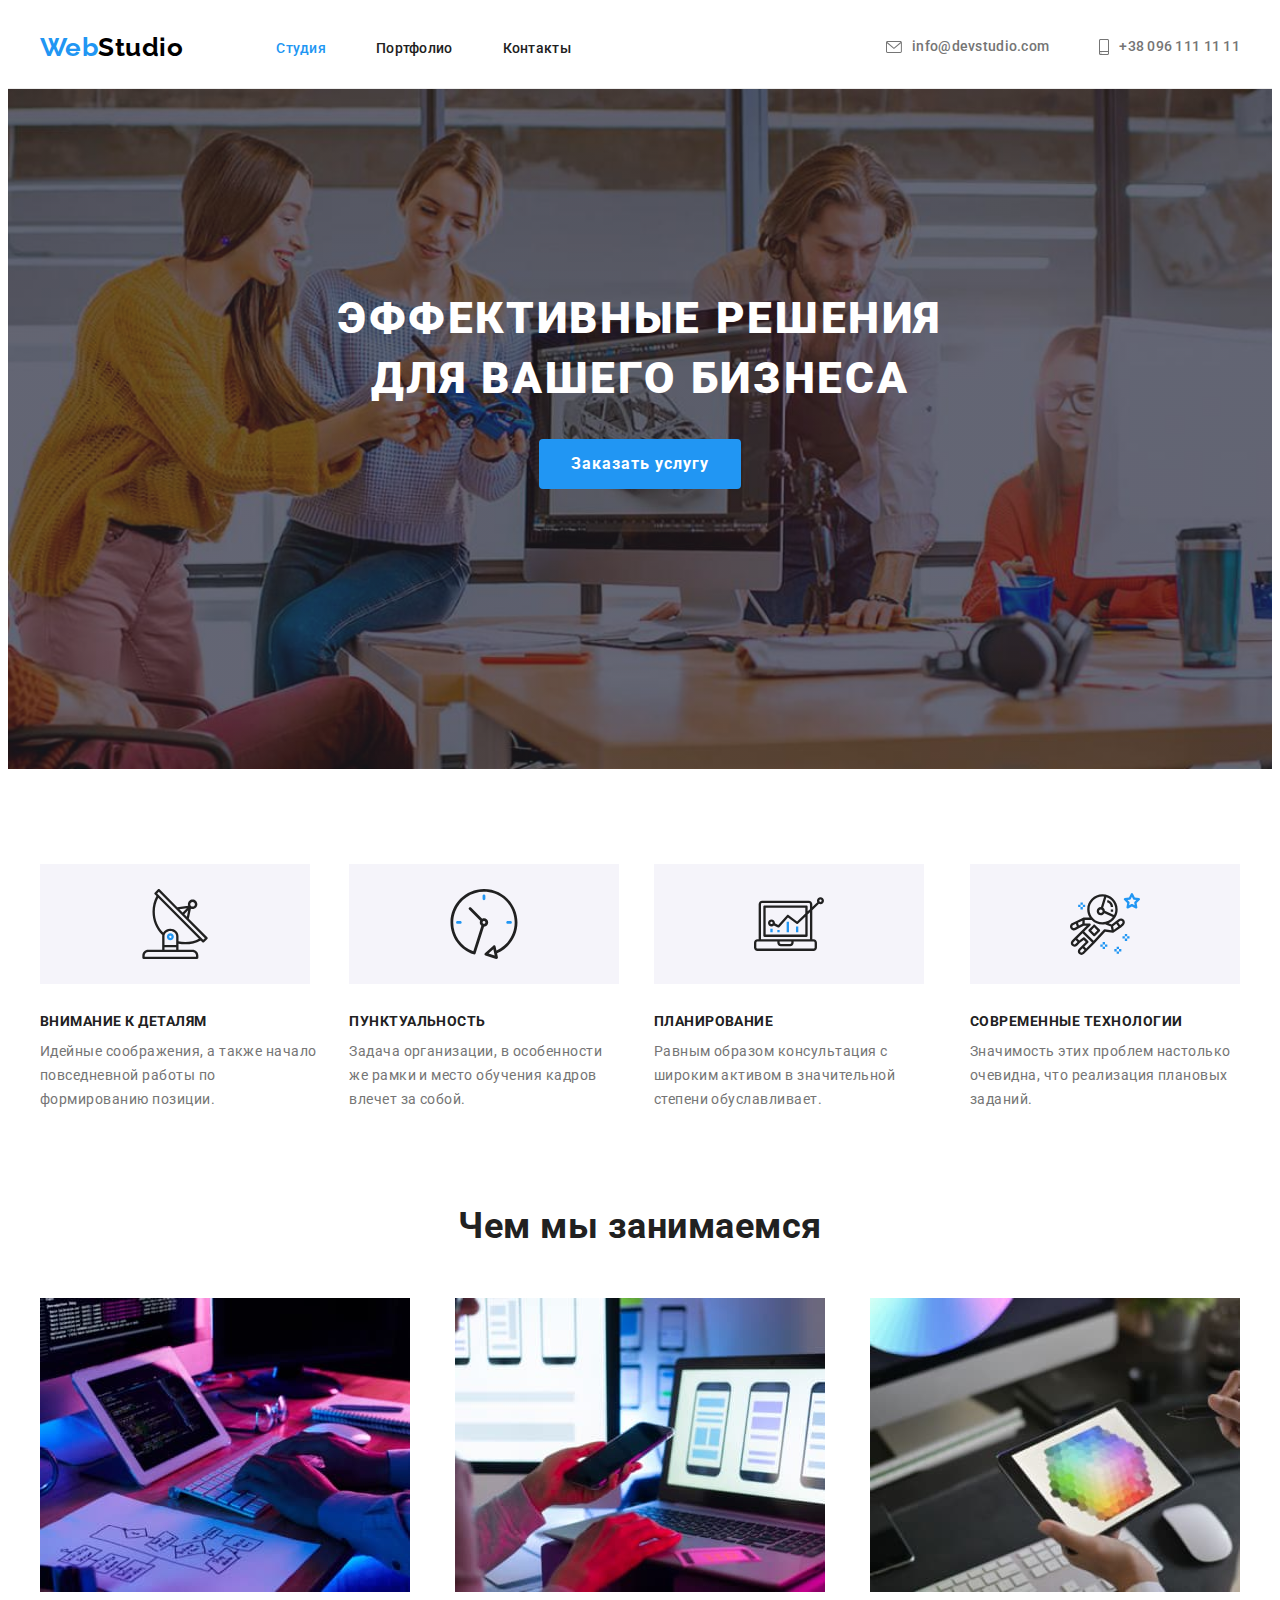
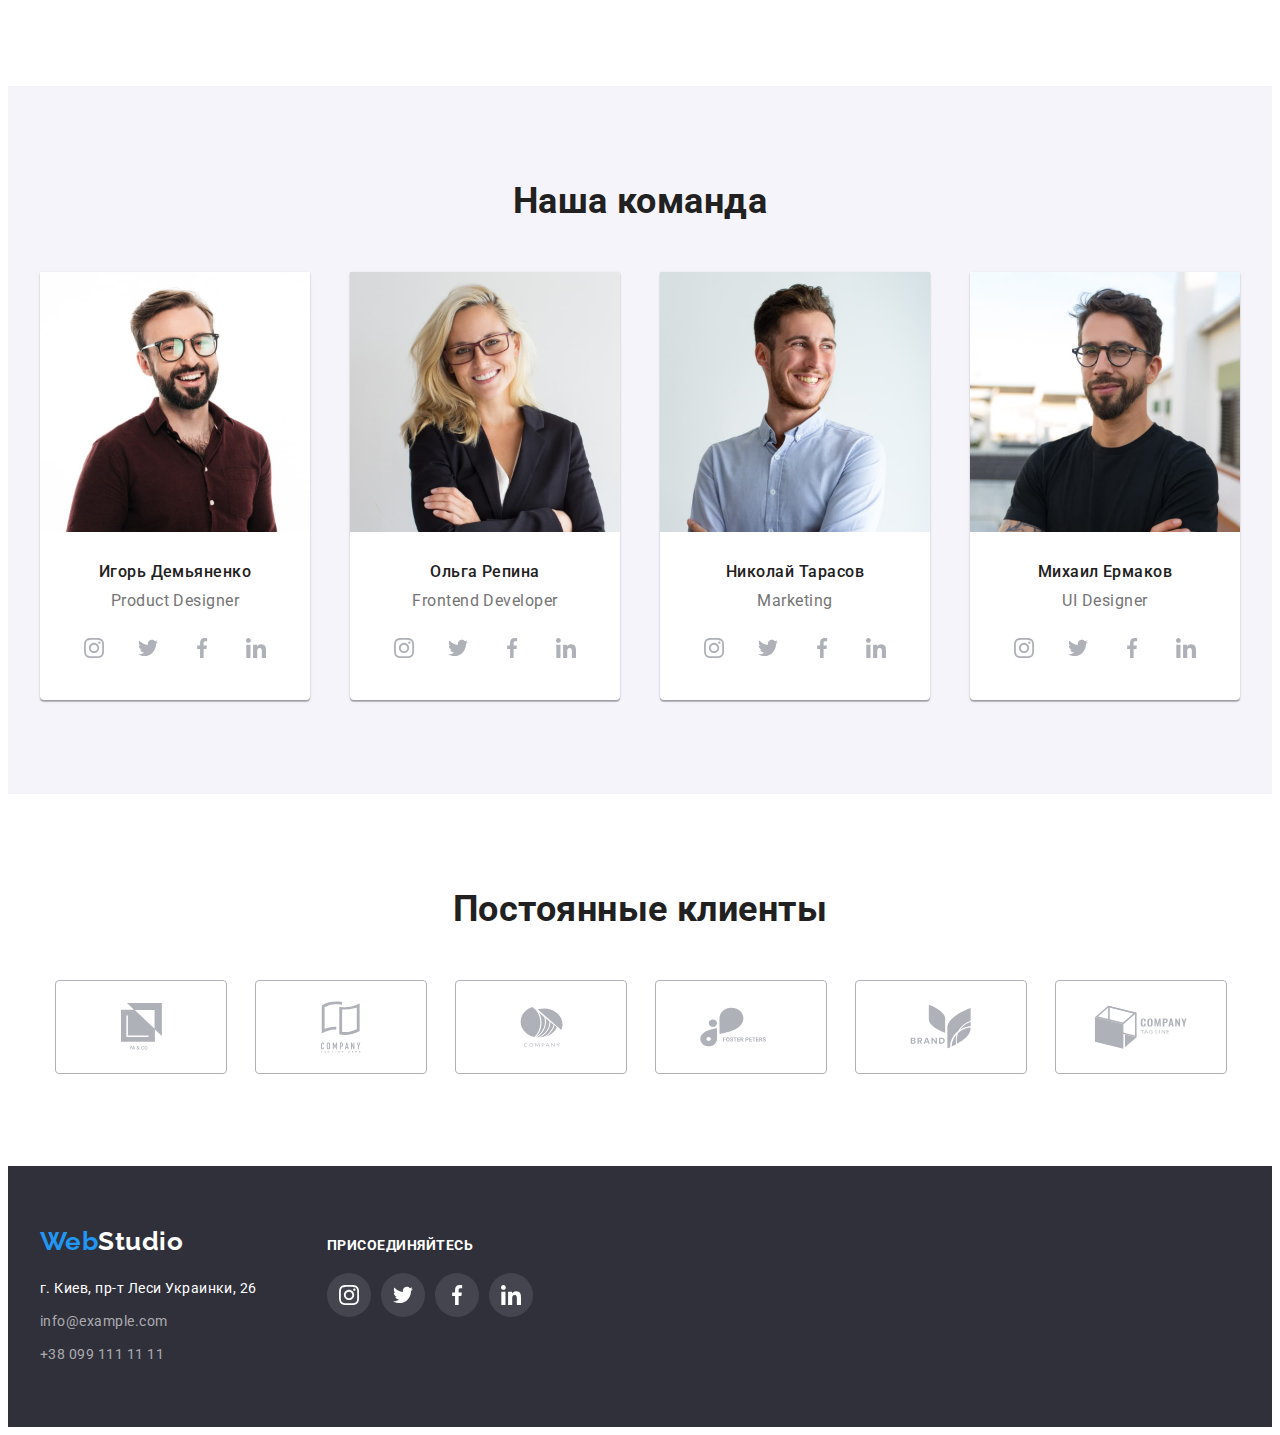
<file: index.html>
<!DOCTYPE html>
<html lang="ru">
  <head>
    <meta charset="UTF-8" />
    <meta http-equiv="X-UA-Compatible" content="IE=edge" />
    <meta name="viewport" content="width=device-width, initial-scale=1.0" />
    <title>WebStudio</title>
    <link rel="preconnect" href="https://fonts.googleapis.com" />
    <link rel="preconnect" href="https://fonts.gstatic.com" crossorigin />
    <link
      href="https://fonts.googleapis.com/css2?family=Raleway:wght@700&family=Roboto:wght@400;500;700;900&display=swap"
      rel="stylesheet"
    />
    <link
      rel="stylesheet"
      href="https://cdnjs.cloudflare.com/ajax/libs/modern-normalize/1.1.0/modern-normalize.min.css"
      integrity="sha512-wpPYUAdjBVSE4KJnH1VR1HeZfpl1ub8YT/NKx4PuQ5NmX2tKuGu6U/JRp5y+Y8XG2tV+wKQpNHVUX03MfMFn9Q=="
      crossorigin="anonymous"
      referrerpolicy="no-referrer"
    />
    <link rel="stylesheet" href="./css/styles.css" />
  </head>

  <body>
    <header class="header">
      <div class="container header-container">
        <nav class="header-navigation">
          <div class="first-logo">
            <a class="header-logo link" href="/index.html" lang="en"
              >Web<span class="header-logo-word">Studio</span></a
            >
          </div>

          <ul class="header-menu list">
            <li class="header-item">
              <a class="header-link link current" href="">Студия</a>
            </li>
            <li class="header-item">
              <a class="header-link link" href="./portfolio.html">Портфолио</a>
            </li>
            <li class="header-item">
              <a class="header-link link" href="">Контакты</a>
            </li>
          </ul>
        </nav>
        <ul class="header-contacts-list list">
          <li class="header-contacts-item">
            <a
              class="header-contacts-link link"
              href="mailto:info@devstudio.com"
            >
              <svg class="header-contacts-envelope">
                <use href="./images/sprite.svg#icon-envelope"></use>
              </svg>
              <span lang="en">info@devstudio.com</span></a
            >
          </li>
          <li class="header-contacts-item">
            <a class="header-contacts-link link" href="tel:+380961111111"
              ><svg class="header-contacts-envelope smartphone">
                <use href="./images/sprite.svg#icon-smartphone"></use>
              </svg>
              <span>+38 096 111 11 11</span></a
            >
          </li>
        </ul>
      </div>
    </header>

    <main class="main">
      <section class="hero">
        <div class="container">
          <h1 class="hero-text">Эффективные решения для вашего бизнеса</h1>
          <button class="hero-btn" type="button">Заказать услугу</button>
        </div>
      </section>

      <section class="service">
        <div class="container">
          <h2 class="service-header">Почему наши услуги популярны</h2>
          <ul class="service-list list">
            <li class="service-item">
              <div class="service-icon-bg">
                <svg class="service-icon">
                  <use href="./images/sprite.svg#icon-antenna"></use>
                </svg>
              </div>
              <h3 class="service-title">Внимание к деталям</h3>
              <p class="service-text">
                Идейные соображения, а также начало повседневной работы по
                формированию позиции.
              </p>
            </li>
            <li class="service-item">
              <div class="service-icon-bg">
                <svg class="service-icon">
                  <use href="./images/sprite.svg#icon-clock"></use>
                </svg>
              </div>
              <h3 class="service-title">Пунктуальность</h3>
              <p class="service-text">
                Задача организации, в особенности же рамки и место обучения
                кадров влечет за собой.
              </p>
            </li>
            <li class="service-item">
              <div class="service-icon-bg">
                <svg class="service-icon">
                  <use href="./images/sprite.svg#icon-diagram"></use>
                </svg>
              </div>
              <h3 class="service-title">Планирование</h3>
              <p class="service-text">
                Равным образом консультация с широким активом в значительной
                степени обуславливает.
              </p>
            </li>
            <li class="service-item">
              <div class="service-icon-bg">
                <svg class="service-icon">
                  <use href="./images/sprite.svg#icon-astronaut"></use>
                </svg>
              </div>
              <h3 class="service-title">Современные технологии</h3>
              <p class="service-text">
                Значимость этих проблем настолько очевидна, что реализация
                плановых заданий.
              </p>
            </li>
          </ul>
        </div>
      </section>

      <section class="work">
        <div class="container">
          <h2 class="work-header">Чем мы занимаемся</h2>
          <ul class="work-list list">
            <li class="work-item">
              <img
                class="work-link"
                src="./images/photo1.jpg"
                alt="Парень набирает код на клавиатуре"
                width="370"
                height="294"
              />
            </li>
            <li class="work-item">
              <img
                class="work-link"
                src="./images/photo2.jpg"
                alt="Просматривает мобильные версии сайта"
                width="370"
                height="294"
              />
            </li>
            <li class="work-item">
              <img
                class="work-link"
                src="./images/photo3.jpg"
                alt="Подбор цветовой гаммы сайта"
              />
            </li>
          </ul>
        </div>
      </section>

      <section class="team">
        <div class="container">
          <h2 class="team-header">Наша команда</h2>
          <ul class="team-list list">
            <li class="team-item">
              <img
                class="team-imagine"
                src="./images/Игорь_Демьяненко.jpg"
                alt="Игорь Демьяненко"
                width="270"
                height="260"
              />
              <h3 class="team-member">Игорь Демьяненко</h3>
              <p class="team-member-specialisation" lang="en">
                Product Designer
              </p>
              <ul class="team-item-list social-list list">
                <li class="social-item">
                  <a href="" class="social-link link">
                    <svg class="social-icon">
                      <use href="./images/sprite.svg#icon-instagram"></use>
                    </svg>
                  </a>
                </li>
                <li class="social-item">
                  <a href="" class="social-link link">
                    <svg class="social-icon">
                      <use href="./images/sprite.svg#icon-twitter"></use>
                    </svg>
                  </a>
                </li>
                <li class="social-item">
                  <a href="" class="social-link link">
                    <svg class="social-icon">
                      <use href="./images/sprite.svg#icon-facebook"></use>
                    </svg>
                  </a>
                </li>
                <li class="social-item">
                  <a href="" class="social-link link">
                    <svg class="social-icon">
                      <use href="./images/sprite.svg#icon-linkedin"></use>
                    </svg>
                  </a>
                </li>
              </ul>
            </li>
            <li class="team-item">
              <img
                class="team-imagine"
                src="./images/Ольга_Репина.jpg"
                alt="Ольга Репина"
                width="270"
                height="260"
              />
              <h3 class="team-member">Ольга Репина</h3>
              <p class="team-member-specialisation" lang="en">
                Frontend Developer
              </p>
              <ul class="team-item-list social-list list">
                <li class="social-item">
                  <a href="" class="social-link link">
                    <svg class="social-icon">
                      <use href="./images/sprite.svg#icon-instagram"></use>
                    </svg>
                  </a>
                </li>
                <li class="social-item">
                  <a href="" class="social-link link">
                    <svg class="social-icon">
                      <use href="./images/sprite.svg#icon-twitter"></use>
                    </svg>
                  </a>
                </li>
                <li class="social-item">
                  <a href="" class="social-link link">
                    <svg class="social-icon">
                      <use href="./images/sprite.svg#icon-facebook"></use>
                    </svg>
                  </a>
                </li>
                <li class="social-item">
                  <a href="" class="social-link link">
                    <svg class="social-icon">
                      <use href="./images/sprite.svg#icon-linkedin"></use>
                    </svg>
                  </a>
                </li>
              </ul>
            </li>
            <li class="team-item">
              <img
                class="team-imagine"
                src="./images/Николай_Тарасов.jpg"
                alt="Николай Тарасов"
                width="270"
                height="260"
              />
              <h3 class="team-member">Николай Тарасов</h3>
              <p class="team-member-specialisation" lang="en">Marketing</p>
              <ul class="team-item-list social-list list">
                <li class="social-item">
                  <a href="" class="social-link link">
                    <svg class="social-icon">
                      <use href="./images/sprite.svg#icon-instagram"></use>
                    </svg>
                  </a>
                </li>
                <li class="social-item">
                  <a href="" class="social-link link">
                    <svg class="social-icon">
                      <use href="./images/sprite.svg#icon-twitter"></use>
                    </svg>
                  </a>
                </li>
                <li class="social-item">
                  <a href="" class="social-link link">
                    <svg class="social-icon">
                      <use href="./images/sprite.svg#icon-facebook"></use>
                    </svg>
                  </a>
                </li>
                <li class="social-item">
                  <a href="" class="social-link link">
                    <svg class="social-icon">
                      <use href="./images/sprite.svg#icon-linkedin"></use>
                    </svg>
                  </a>
                </li>
              </ul>
            </li>

            <li class="team-item">
              <img
                class="team-imagine"
                src="./images/Михаил_Ермаков.jpg"
                alt="Николай Тарасов"
                width="270"
                height="260"
              />
              <h3 class="team-member">Михаил Ермаков</h3>
              <p class="team-member-specialisation" lang="en">UI Designer</p>
              <ul class="team-item-list social-list list">
                <li class="social-item">
                  <a href="" class="social-link link">
                    <svg class="social-icon">
                      <use href="./images/sprite.svg#icon-instagram"></use>
                    </svg>
                  </a>
                </li>
                <li class="social-item">
                  <a href="" class="social-link link">
                    <svg class="social-icon">
                      <use href="./images/sprite.svg#icon-twitter"></use>
                    </svg>
                  </a>
                </li>
                <li class="social-item">
                  <a href="" class="social-link link">
                    <svg class="social-icon">
                      <use href="./images/sprite.svg#icon-facebook"></use>
                    </svg>
                  </a>
                </li>
                <li class="social-item">
                  <a href="" class="social-link link">
                    <svg class="social-icon">
                      <use href="./images/sprite.svg#icon-linkedin"></use>
                    </svg>
                  </a>
                </li>
              </ul>
            </li>
          </ul>
        </div>
      </section>
      <section class="clients">
        <div class="container">
          <h2 class="clients-header">Постоянные клиенты</h2>
          <ul class="clients-list list">
            <li class="clients-item">
              <a href="" class="clients-link link">
                <svg class="clients-icon" width="41" height="47">
                  <use href="./images/sprite.svg#icon-group_1"></use>
                </svg>
              </a>
            </li>
            <li class="clients-item">
              <a href="" class="clients-link link">
                <svg class="clients-icon" width="40" height="52">
                  <use href="./images/sprite.svg#icon-group_2"></use>
                </svg>
              </a>
            </li>
            <li class="clients-item">
              <a href="" class="clients-link link">
                <svg class="clients-icon" width="43" height="41">
                  <use href="./images/sprite.svg#icon-group_3"></use>
                </svg>
              </a>
            </li>
            <li class="clients-item">
              <a href="" class="clients-link link">
                <svg class="clients-icon" width="84" height="40">
                  <use href="./images/sprite.svg#icon-group_4"></use>
                </svg>
              </a>
            </li>
            <li class="clients-item">
              <a href="" class="clients-link link">
                <svg class="clients-icon" width="62" height="45">
                  <use href="./images/sprite.svg#icon-group_5"></use>
                </svg>
              </a>
            </li>
            <li class="clients-item">
              <a href="" class="clients-link link">
                <svg class="clients-icon" width="94" height="44">
                  <use href="./images/sprite.svg#icon-group_6"></use>
                </svg>
              </a>
            </li>
          </ul>
        </div>
      </section>
    </main>
    <footer class="footer fotter-background">
      <div class="container footer-container">
        <div class="common-container">
          <div class="footer-bottom-logo">
          <a class="footer-logo link" href="./index.html" lang="en"
            >Web<span class="footer-logo-word">Studio</span></a
          >
           </div>
        <address class="footer-address">
          <ul class="footer-list list">
            <li class="footer-item">
              <a
                class="footer-link link"
                href="https://www.google.com/maps/place/%D0%B1%D1%83%D0%BB%D1%8C%D0%B2%D0%B0%D1%80+%D0%9B%D0%B5%D1%81%D1%96+%D0%A3%D0%BA%D1%80%D0%B0%D1%97%D0%BD%D0%BA%D0%B8,+26,+%D0%9A%D0%B8%D1%97%D0%B2,+02000/@50.4265807,30.5361971,17z/data=!3m1!4b1!4m5!3m4!1s0x40d4cf0e033ecbe9:0x57a4dffefec77da0!8m2!3d50.4265807!4d30.5383858"
                >г. Киев, пр-т Леси Украинки, 26
              </a>
            </li>
            <li class="footer-item">
              <a
                class="footer-link-contacts link"
                href="mailto:info@example.com"
                lang="en"
                >info@example.com</a
              >
            </li>
            <li class="footer-item">
              <a class="footer-link-contacts link" href="tel:+380991111111"
                >+38 099 111 11 11</a
              >
            </li>
          </ul>
        </address>
        </div>
        
        <section class="social-network">
          <h2 class="social-network-header">присоединяйтесь</h2>
          <ul class="social-network-list list">
                <li class="social-network-item">
                  <a href="" class="social-network-link link">
                    <svg class="social-network-icon">
                      <use href="./images/sprite.svg#icon-instagram"></use>
                    </svg>
                  </a>
                </li>
                <li class="social-network-item">
                  <a href="" class="social-network-link link">
                    <svg class="social-network-icon">
                      <use href="./images/sprite.svg#icon-twitter"></use>
                    </svg>
                  </a>
                </li>
                <li class="social-network-item">
                  <a href="" class="social-network-link link">
                    <svg class="social-network-icon">
                      <use href="./images/sprite.svg#icon-facebook"></use>
                    </svg>
                  </a>
                </li>
                <li class="social-network-item">
                  <a href="" class="social-network-link link">
                    <svg class="social-network-icon">
                      <use href="./images/sprite.svg#icon-linkedin"></use>
                    </svg>
                  </a>
                </li>
               
        </section>
      </div>
    </footer>
  </body>
</html>
</file>
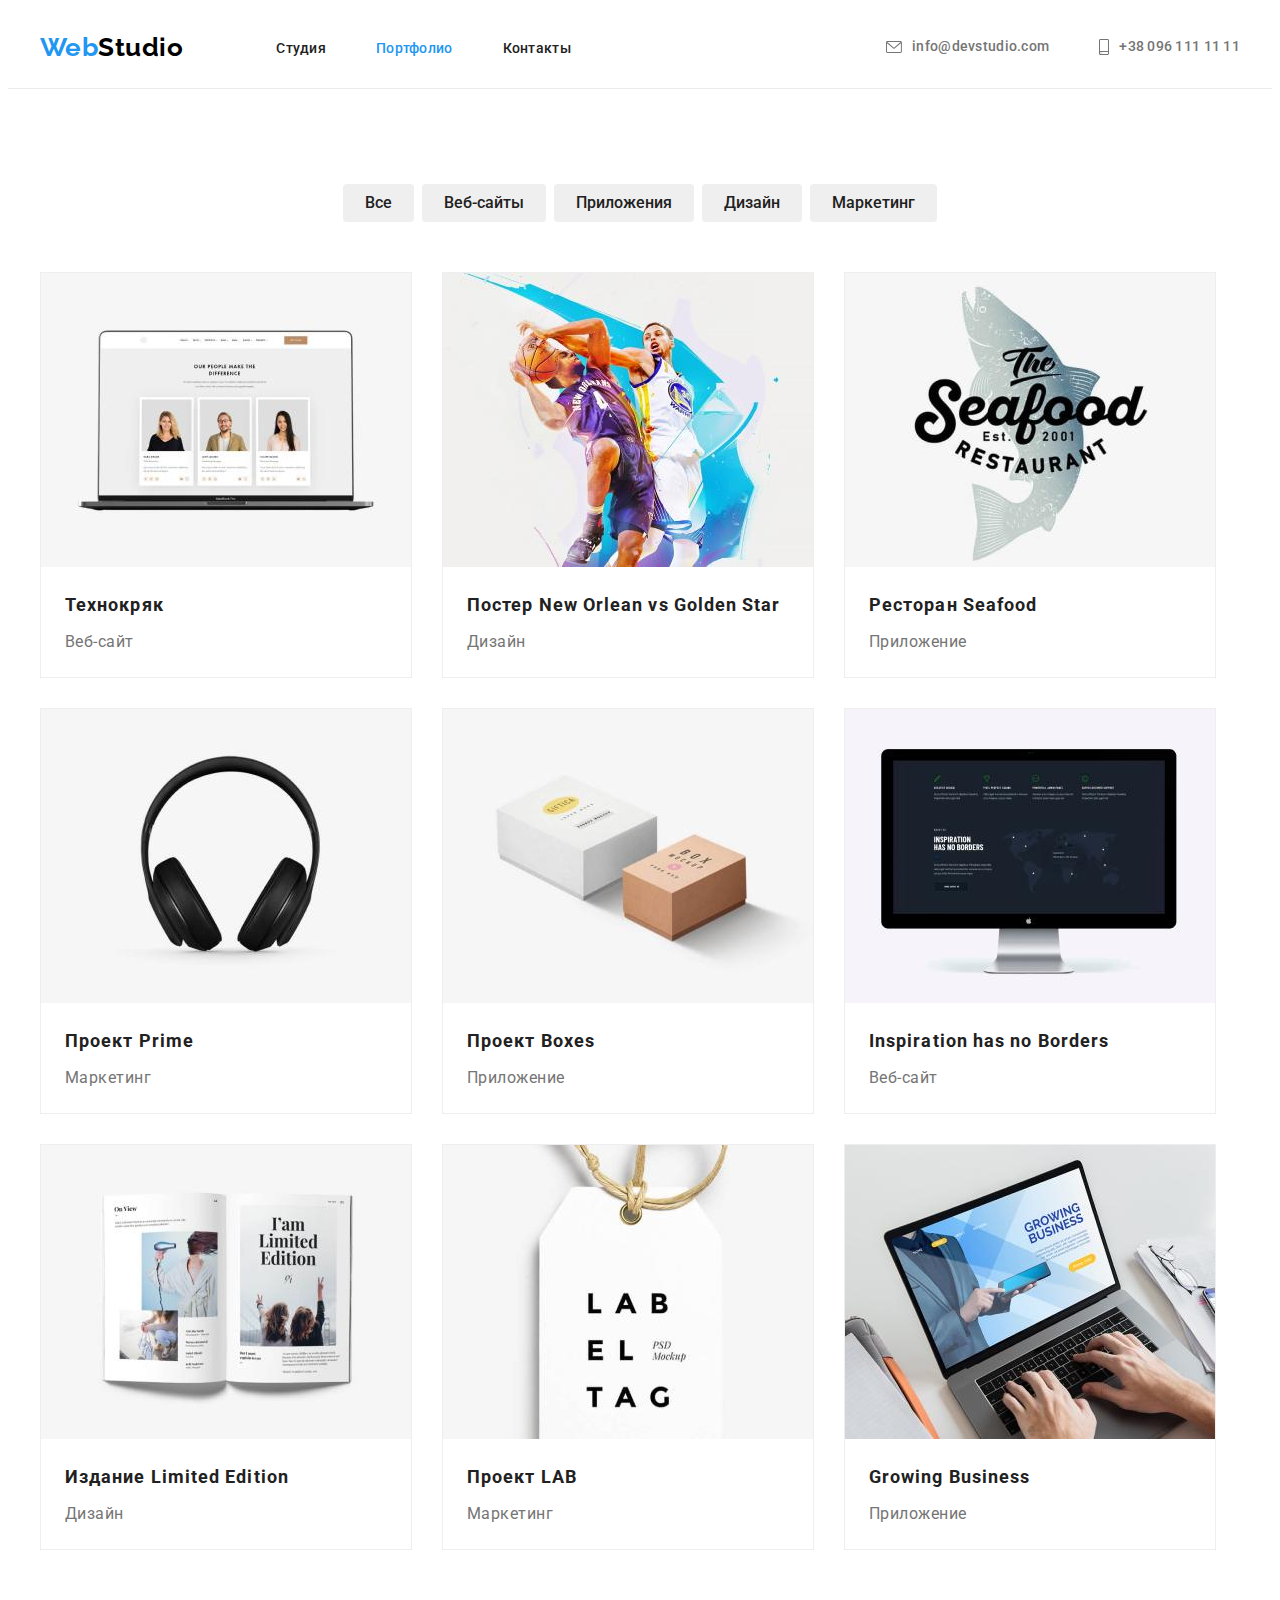
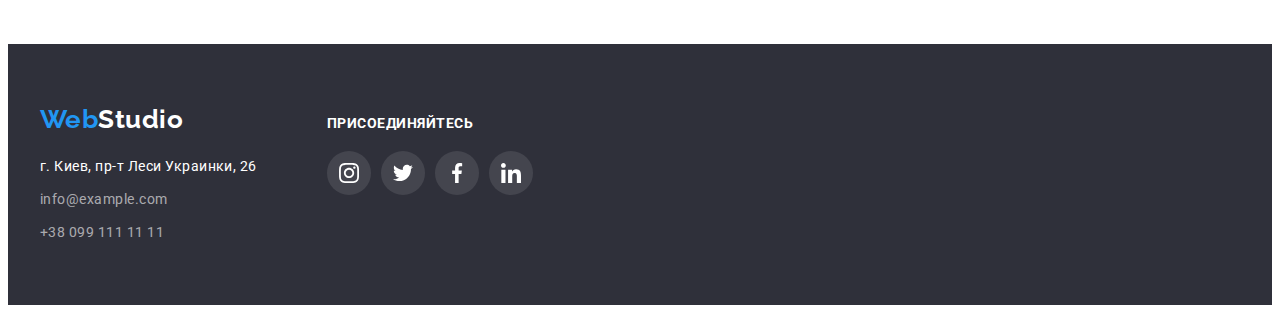
<file: portfolio.html>
<!DOCTYPE html>
<html lang="ru">
  <head>
    <meta charset="UTF-8" />
    <meta http-equiv="X-UA-Compatible" content="IE=edge" />
    <meta name="viewport" content="width=device-width, initial-scale=1.0" />
    <title>Портфолио</title>
    <link rel="preconnect" href="https://fonts.googleapis.com" />
    <link rel="preconnect" href="https://fonts.gstatic.com" crossorigin />
    <link
      href="https://fonts.googleapis.com/css2?family=Raleway:wght@700&family=Roboto:wght@400;500;700;900&display=swap"
      rel="stylesheet"
    />
    <link
      rel="stylesheet"
      href="https://cdnjs.cloudflare.com/ajax/libs/modern-normalize/1.1.0/modern-normalize.min.css"
      integrity="sha512-wpPYUAdjBVSE4KJnH1VR1HeZfpl1ub8YT/NKx4PuQ5NmX2tKuGu6U/JRp5y+Y8XG2tV+wKQpNHVUX03MfMFn9Q=="
      crossorigin="anonymous"
      referrerpolicy="no-referrer"
    />
    <link rel="stylesheet" href="./css/styles.css" />
  </head>

  <body>
    <header class="header">
      <div class="container header-container">
        <nav class="header-navigation">
          <div class="first-logo">
            <a class="header-logo link" href="/index.html" lang="en"
              >Web<span class="header-logo-word">Studio</span></a
            >
          </div>
          <ul class="header-menu list">
            <li class="header-item">
              <a class="header-link link" href="./index.html">Студия</a>
            </li>
            <li class="header-item">
              <a class="header-link link current" href="./portfolio.html"
                >Портфолио</a
              >
            </li>
            <li class="header-item">
              <a class="header-link link" href="">Контакты</a>
            </li>
          </ul>
        </nav>
        <ul class="header-contacts-list list">
          <li class="header-contacts-item">
            <a
              class="header-contacts-link link"
              href="mailto:info@devstudio.com"
              lang="en"
              ><svg class="header-contacts-envelope">
                <use href="./images/sprite.svg#icon-envelope"></use>
              </svg>
              <span lang="en">info@devstudio.com</span></a
            >
          </li>
          <li class="header-contacts-item">
            <a class="header-contacts-link link" href="tel:+380961111111"
              ><svg class="header-contacts-envelope smartphone">
                <use href="./images/sprite.svg#icon-smartphone"></use>
              </svg>
              <span>+38 096 111 11 11</span></a
            >
          </li>
        </ul>
      </div>
    </header>

    <main>
      <section class="portfolio">
        <div class="container">
          <h1 class="service-header">Виды услуг</h1>

          <ul class="portfolio-list list">
            <li class="portfolio-item">
              <button class="portfolio-btn btn-color" type="button">Все</button>
            </li>
            <li class="portfolio-item">
              <button class="portfolio-btn" type="button">Веб-сайты</button>
            </li>
            <li class="portfolio-item">
              <button class="portfolio-btn" type="button">Приложения</button>
            </li>
            <li class="portfolio-item">
              <button class="portfolio-btn" type="button">Дизайн</button>
            </li>
            <li class="portfolio-item">
              <button class="portfolio-btn" type="button">Маркетинг</button>
            </li>
          </ul>

          <ul class="portfolio-list-img list">
            <li class="portfolio-item-img">
              <img
                class="portfolio-imagine"
                src="./images/Веб-сайт.jpg"
                alt="Изображён на экране ноутбука сайт"
                width="370"
                height="294"
              />
              <h2 class="portfolio-title">Технокряк</h2>
              <p class="portfolio-text">Веб-сайт</p>
            </li>

            <li class="portfolio-item-img">
              <img
                class="portfolio-imagine"
                src="./images/Дизайн.jpg"
                alt="Постер New Orlean vs Golden Star"
                width="370"
                height="294"
              />
              <h2 class="portfolio-title">
                Постер <span lang="en">New Orlean vs Golden Star</span>
              </h2>
              <p class="portfolio-text">Дизайн</p>
            </li>
            <li class="portfolio-item-img">
              <img
                class="portfolio-imagine"
                src="images/Приложение.jpg"
                alt="Логотип ресторана"
                width="370"
                height="294"
              />
              <h2 class="portfolio-title">
                Ресторан <span lang="en">Seafood</span>
              </h2>
              <p class="portfolio-text">Приложение</p>
            </li>
            <li class="portfolio-item-img">
              <img
                class="portfolio-imagine"
                src="./images/Маркетинг.jpg"
                alt="Изображены наушники"
                width="370"
                height="294"
              />
              <h2 class="portfolio-title">Проект Prime</h2>
              <p class="portfolio-text">Маркетинг</p>
            </li>
            <li class="portfolio-item-img">
              <img
                class="portfolio-imagine"
                src="./images/Приложение1.jpg"
                alt="Изображены две маленькие коробки"
                width="370"
                height="294"
              />
              <h2 class="portfolio-title">
                Проект <span lang="en">Boxes</span>
              </h2>
              <p class="portfolio-text">Приложение</p>
            </li>
            <li class="portfolio-item-img">
              <img
                class="portfolio-imagine"
                src="./images/Веб-сайт1.jpg"
                alt="Изображён монитор компютера"
                width="370"
                height="294"
              />
              <h2 class="portfolio-title" lang="en">
                Inspiration has no Borders
              </h2>
              <p class="portfolio-text">Веб-сайт</p>
            </li>
            <li class="portfolio-item-img">
              <img
                class="portfolio-imagine"
                src="./images/Дизайн1.jpg"
                alt="Изображён открытый журнал"
                width="370"
                height="294"
              />
              <h2 class="portfolio-title">
                Издание <span lang="en">Limited Edition</span>
              </h2>
              <p class="portfolio-text">Дизайн</p>
            </li>
            <li class="portfolio-item-img">
              <img
                class="portfolio-imagine"
                src="./images/Маркетинг1.jpg"
                alt="Изображена этикетка "
                width="370"
                height="294"
              />
              <h2 class="portfolio-title">Проект <span lang="en">LAB</span></h2>
              <p class="portfolio-text">Маркетинг</p>
            </li>
            <li class="portfolio-item-img">
              <img
                class="portfolio-imagine"
                src="./images/Приложение2.jpg"
                alt="Открыт сайт Growing business на ноутбуке"
                width="370"
                height="294"
              />
              <h2 class="portfolio-title" lang="en">Growing Business</h2>
              <p class="portfolio-text">Приложение</p>
            </li>
          </ul>
        </div>
      </section>
    </main>
    <footer class="footer fotter-background">
      <div class="container footer-container">
        <div class="common-container">
          <div class="footer-bottom-logo">
          <a class="footer-logo link" href="./index.html" lang="en"
            >Web<span class="footer-logo-word">Studio</span></a
          >
           </div>
        <address class="footer-address">
          <ul class="footer-list list">
            <li class="footer-item">
              <a
                class="footer-link link"
                href="https://www.google.com/maps/place/%D0%B1%D1%83%D0%BB%D1%8C%D0%B2%D0%B0%D1%80+%D0%9B%D0%B5%D1%81%D1%96+%D0%A3%D0%BA%D1%80%D0%B0%D1%97%D0%BD%D0%BA%D0%B8,+26,+%D0%9A%D0%B8%D1%97%D0%B2,+02000/@50.4265807,30.5361971,17z/data=!3m1!4b1!4m5!3m4!1s0x40d4cf0e033ecbe9:0x57a4dffefec77da0!8m2!3d50.4265807!4d30.5383858"
                >г. Киев, пр-т Леси Украинки, 26
              </a>
            </li>
            <li class="footer-item">
              <a
                class="footer-link-contacts link"
                href="mailto:info@example.com"
                lang="en"
                >info@example.com</a
              >
            </li>
            <li class="footer-item">
              <a class="footer-link-contacts link" href="tel:+380991111111"
                >+38 099 111 11 11</a
              >
            </li>
          </ul>
        </address>
        </div>
        
        <section class="social-network">
          <h2 class="social-network-header">присоединяйтесь</h2>
          <ul class="social-network-list list">
                <li class="social-network-item">
                  <a href="" class="social-network-link link">
                    <svg class="social-network-icon">
                      <use href="./images/sprite.svg#icon-instagram"></use>
                    </svg>
                  </a>
                </li>
                <li class="social-network-item">
                  <a href="" class="social-network-link link">
                    <svg class="social-network-icon">
                      <use href="./images/sprite.svg#icon-twitter"></use>
                    </svg>
                  </a>
                </li>
                <li class="social-network-item">
                  <a href="" class="social-network-link link">
                    <svg class="social-network-icon">
                      <use href="./images/sprite.svg#icon-facebook"></use>
                    </svg>
                  </a>
                </li>
                <li class="social-network-item">
                  <a href="" class="social-network-link link">
                    <svg class="social-network-icon">
                      <use href="./images/sprite.svg#icon-linkedin"></use>
                    </svg>
                  </a>
                </li>
               
        </section>
      </div>
    </footer>
  </body>
</html>
</file>
<file: css/styles.css>
:root {
  --primery-title-color: #ffffff;
  --secondary-title-color: #212121;
  --primary-header-text-color: #212121;
  --secondary-header-text-color: #757575;
  --primary-text-color: #757575;
  --secondary-text-color: #212121;
  --third-text-color: #ffffff;
  --fourth-text-color: rgba(255, 255, 255, 0.6);
  --accent-color: #2196f3;
}

p,
h1,
h2,
h3,
h4,
h5,
h6 {
  margin: 0;
}

ul {
  margin: 0;
  padding: 0;
}

img {
  display: block;
}

body {
  color: #757575;
  font-family: "Roboto", sans-serif;
  letter-spacing: 0.03em;
  background-color: #ffffff;
}

.link {
  text-decoration: none;
}

.list {
  list-style: none;
}

.container {
  width: 1200px;
  margin: 0 auto;
  padding-left: 15px;
  padding-right: 15px;
}

.header-menu .header-link.link.current {
  color: var(--accent-color);
}

/* Классы для Хедера и Героя */

.header {
  padding-top: 24px;
  padding-bottom: 25px;
  border-bottom: 1px solid #ececec;
}

.header-container {
  display: flex;
  align-items: center;
}

.header-navigation {
  display: flex;
  align-items: center;
}
.header-menu {
  display: flex;
  /* align-items: center; */
}
.header-contacts-list {
  display: flex;
  margin-left: auto;
  align-items: center;
}
.first-logo {
  margin-right: 93px;
}
.header-item:not(:last-child) {
  margin-right: 50px;
}
.header-contacts-item:not(:last-child) {
  margin-right: 50px;
}

.header-logo {
  font-family: "Raleway", sans-serif;
  font-style: normal;
  font-weight: bold;
  font-size: 26px;
  line-height: 1.19;
  color: var(--accent-color);
}
.header-logo-word {
  font-family: "Raleway", sans-serif;
  font-style: normal;
  font-weight: bold;
  font-size: 26px;
  line-height: 1.19;
  color: #000000;
}
.header-link:hover,
.header-link:focus {
  color: var(--accent-color);
}

.header-link {
  font-weight: 500;
  font-size: 14px;
  line-height: 1.14;
  letter-spacing: 0.02em;
  color: var(--primary-header-text-color);
}

.header-contacts-link:hover,
.header-contacts-link:focus {
  color: var(--accent-color);
}

.header-contacts-link:hover .header-contacts-envelope,
.header-contacts-link:focus .header-contacts-envelope {
  fill: var(--accent-color);
}

.header-contacts-link {
  font-weight: 500;
  font-size: 14px;
  line-height: 1.14;
  letter-spacing: 0.02em;
  color: var(--secondary-header-text-color);
  display: flex;
  align-items: center;
}

.header-contacts-envelope {
  width: 16px;
  height: 12px;
  fill: var(--secondary-header-text-color);
  margin-right: 10px;
}

.header-contacts-envelope.smartphone {
  width: 10px;
  height: 16px;
}

.hero {
  background-color: #c4c4c4;
  background-image: linear-gradient(
      to right,
      rgba(47, 48, 58, 0.4),
      rgba(47, 48, 58, 0.4)
    ),
    url(../images/Logoimg.jpg);
  background-repeat: no-repeat;
  background-position: center;
  background-size: cover;
  width: 100%;
  max-width: 1600px;
  margin: 0, auto;
  padding: 200px 0 280px 0;
}

.hero-text {
  font-weight: 900;
  font-size: 44px;
  line-height: 1.36;
  text-align: center;
  letter-spacing: 0.06em;
  text-transform: uppercase;
  color: var(--primery-title-color);
  max-width: 696px;
  margin: 0 auto;
  margin-bottom: 30px;
}

.hero-btn:hover,
.hero-btn:focus {
  background-color: #188ce8;
}

.hero-btn {
  font-family: inherit;
  font-weight: bold;
  font-size: 16px;
  line-height: 1.88;
  display: flex;
  align-items: center;
  text-align: center;
  letter-spacing: 0.06em;
  color: var(--third-text-color);
  background: #2196f3;
  border: none;
  margin: 0 auto;
  padding: 10px 32px;
  border-radius: 4px;
}

/* Классы для секции Наши услуги  */

.service {
  padding: 94px 0;
}

.service-icon-bg {
  width: 270px;
  height: 120px;
  background-color: #f5f4fa;
  margin-bottom: 30px;
  display: flex;
  justify-content: center;
  align-items: center;
}

.service-icon {
  width: 70px;
  height: 70px;
}

.service-title {
  font-weight: bold;
  font-size: 14px;
  line-height: 1.14;
  text-transform: uppercase;
  color: var(--secondary-title-color);
  margin: 0 0 10px 0;
}
.service-text {
  font-weight: normal;
  font-size: 14px;
  line-height: 1.71;
  color: var(--primary-text-color);
}

.service-list {
  display: flex;
  justify-content: space-between;
}

.service-item:not(:last-child) {
  margin-right: 30px;
}

/* Классы для секции Чем мы занимаемся */

.work {
  padding-bottom: 94px;
}

.work-header {
  font-weight: bold;
  font-size: 36px;
  line-height: 1.17;
  text-align: center;
  color: var(--secondary-title-color);
  margin: 0 0 50px 0;
}
.work-list {
  display: flex;
  justify-content: space-between;
}

/* Кдассы для секции Наша команда */

.team {
  background-color: #f5f4fa;
  padding-top: 94px;
  padding-bottom: 94px;
}

.team-header {
  font-weight: bold;
  font-size: 36px;
  line-height: 1.17;
  text-align: center;
  color: var(--secondary-title-color);
  margin-bottom: 50px;
}

.team-list {
  display: flex;
  justify-content: space-between;
}

.team-item:not(:last-child) {
  margin-right: 30px;
}

.team-item {
  width: calc((100%-90px) / 4);
  background: #ffffff;
  box-shadow: 0px 1px 3px rgba(0, 0, 0, 0.12), 0px 1px 1px rgba(0, 0, 0, 0.14),
    0px 2px 1px rgba(0, 0, 0, 0.2);
  border-radius: 0px 0px 4px 4px;
  padding-bottom: 30px;
}

.team-imagine {
  margin-bottom: 30px;
}

.team-member {
  font-weight: 500;
  font-size: 16px;
  line-height: 1.19;
  text-align: center;
  color: var(--secondary-title-color);
  margin-bottom: 10px;
}

.team-member-specialisation {
  font-size: 16px;
  line-height: 1.19;
  text-align: center;
  color: var(--primary-text-color);
  margin-bottom: 16px;
}

.social-list {
  display: flex;
  justify-content: center;
}

/* .social-item:not(:last-child) {
  margin-right: 10px;
} */

.social-item + .social-item {
  margin-left: 10px;
}

.social-item {
  width: 44px;
  height: 44px;
}

.social-link {
  width: 100%;
  height: 100%;
  background-color: #ffffff;
  border-radius: 50%;
  display: flex;
  justify-content: center;
  align-items: center;
}

.social-link:hover,
.social-link:focus {
  background-color: var(--accent-color);
}

.social-link:hover .social-icon,
.social-link:focus .social-icon {
  fill: #ffffff;
}

.social-icon {
  width: 20px;
  height: 20px;
  fill: #afb1b8;
}

/* Секция Наши Клиенты */

.clients {
  padding: 94px 0;
  background-color: #ffffff;
}

.clients-header {
  font-weight: bold;
  font-size: 36px;
  line-height: 1.17;
  text-align: center;
  color: var(--secondary-title-color);
  margin-bottom: 50px;
}

.clients-list {
  display: flex;
  justify-content: center;
}

.clients-item {
  width: 170px;
  height: 92px;
}
.clients-item + .clients-item {
  margin-left: 30px;
}

.clients-link {
  width: 100%;
  height: 100%;
  background-color: #ffffff;
  border: 1px solid #afb1b8;
  border-radius: 4px;
  display: flex;
  justify-content: center;
  align-items: center;
}

.clients-link:hover,
.clients-link:focus {
  border-color: var(--accent-color);
}

.clients-link:hover .clients-icon,
.clients-link:focus .clients-icon {
  fill: var(--accent-color);
}

.clients-icon {
  fill: #afb1b8;
}

/* Классы для футера */

.footer {
  padding: 60px 0;
}

.footer-container {
  display: flex;
  align-items: baseline;
  /* align-items: center; */
}

.fotter-background {
  background-color: #2f303a;
}

.footer-bottom-logo {
  margin-bottom: 20px;
}

.footer-logo {
  font-family: "Raleway", sans-serif;
  font-style: normal;
  font-weight: bold;
  font-size: 26px;
  line-height: 1.19;
  color: var(--accent-color);
}
.footer-logo-word {
  font-family: "Raleway", sans-serif;
  font-style: normal;
  font-weight: bold;
  font-size: 26px;
  line-height: 1.19;
  color: #ffffff;
}

.footer-address {
  font-style: normal;
}

.footer-item:not(:last-child) {
  margin: 0 0 9px 0;
}

.footer-link:hover,
.footer-link:focus {
  color: var(--accent-color);
}
.footer-link {
  font-size: 14px;
  line-height: 1.71;
  color: var(--third-text-color);
}

.footer-link-contacts:hover,
.footer-link-contacts:focus {
  color: var(--accent-color);
}
.footer-link-contacts {
  font-size: 14px;
  line-height: 1.71;
  color: rgba(255, 255, 255, 0.6);
}

.common-container {
  margin-right: 70px;
}

.social-network-header {
  font-weight: bold;
  font-size: 14px;
  line-height: calc(16px / 14px);
  text-transform: uppercase;
  color: var(--primery-title-color);
  margin-bottom: 20px;
}

.social-network-list {
  display: flex;
}

.social-network-item {
  width: 44px;
  height: 44px;
}

.social-network-item + .social-network-item {
  margin-left: 10px;
}

.social-network-link {
  width: 100%;
  height: 100%;
  display: flex;
  background: rgba(255, 255, 255, 0.1);
  border-radius: 50%;
  justify-content: center;
  align-items: center;
}

.social-network-link:hover,
.social-network-link:focus {
  background-color: var(--accent-color);
}

.social-network-icon {
  width: 20px;
  height: 20px;
  fill: #ffffff;
  justify-content: center;
}

/* Вторая страничка - ПОРТФОЛИО */

.service-header {
  width: 1px;
  height: 1px;
  overflow: hidden;
  opacity: 0;
}

.portfolio {
  padding: 94px 0 94px 0;
}

.portfolio-btn:hover,
.portfolio-btn:focus {
  color: var(--third-text-color);
  background-color: var(--accent-color);
  box-shadow: 0px 3px 1px rgba(0, 0, 0, 0.1), 0px 1px 2px rgba(0, 0, 0, 0.08),
    0px 2px 2px rgba(0, 0, 0, 0.12);
  cursor: pointer;
}

.portfolio-list {
  display: flex;
  justify-content: center;
  margin: 0 0 50px 0;
}

.portfolio-item:not(:last-child) {
  margin-right: 8px;
}
.portfolio-btn {
  font-family: inherit;
  font-weight: 500;
  font-size: 16px;
  line-height: 1.63;
  text-align: center;
  color: var(--secondary-text-color);
  background-color: F5F4FA;
  border: none;
  padding: 6px 22px;
  border-radius: 4px;
}

/* применяем временно portfolio-btn*/
/* .btn-color {
  color: var(--third-text-color);
  background-color: var(--accent-color);
  box-shadow: 0px 3px 1px rgba(0, 0, 0, 0.1), 0px 1px 2px rgba(0, 0, 0, 0.08),
    0px 2px 2px rgba(0, 0, 0, 0.12);
  border-radius: 4px; }*/

.portfolio-list-img {
  display: flex;
  flex-wrap: wrap;
}

.portfolio-item-img:hover,
.portfolio-item-img:focus {
  box-shadow: 0px 1px 1px rgba(0, 0, 0, 0.12), 0px 4px 4px rgba(0, 0, 0, 0.06),
    1px 4px 6px rgba(0, 0, 0, 0.16);
  cursor: pointer;
}

.portfolio-item-img {
  width: 370px;
  height: 404px;
  margin-right: 30px;
  margin-bottom: 30px;
  border: 1px solid #eeeeee;
}

.portfolio-item-img:nth-child(3n) {
  margin-right: 0;
}

.portfolio-item-img:nth-last-child(-n + 3) {
  margin-bottom: 0;
}

.portfolio-imagine {
  margin-bottom: 20px;
}

.portfolio-title {
  font-weight: bold;
  font-size: 18px;
  line-height: 2;
  letter-spacing: 0.06em;
  color: var(--secondary-title-color);
  padding: 0 24px;
  margin-bottom: 4px;
}

.portfolio-text {
  font-size: 16px;
  line-height: 1.88;
  color: var(--primary-text-color);
  padding: 0 24px;
}
</file>
